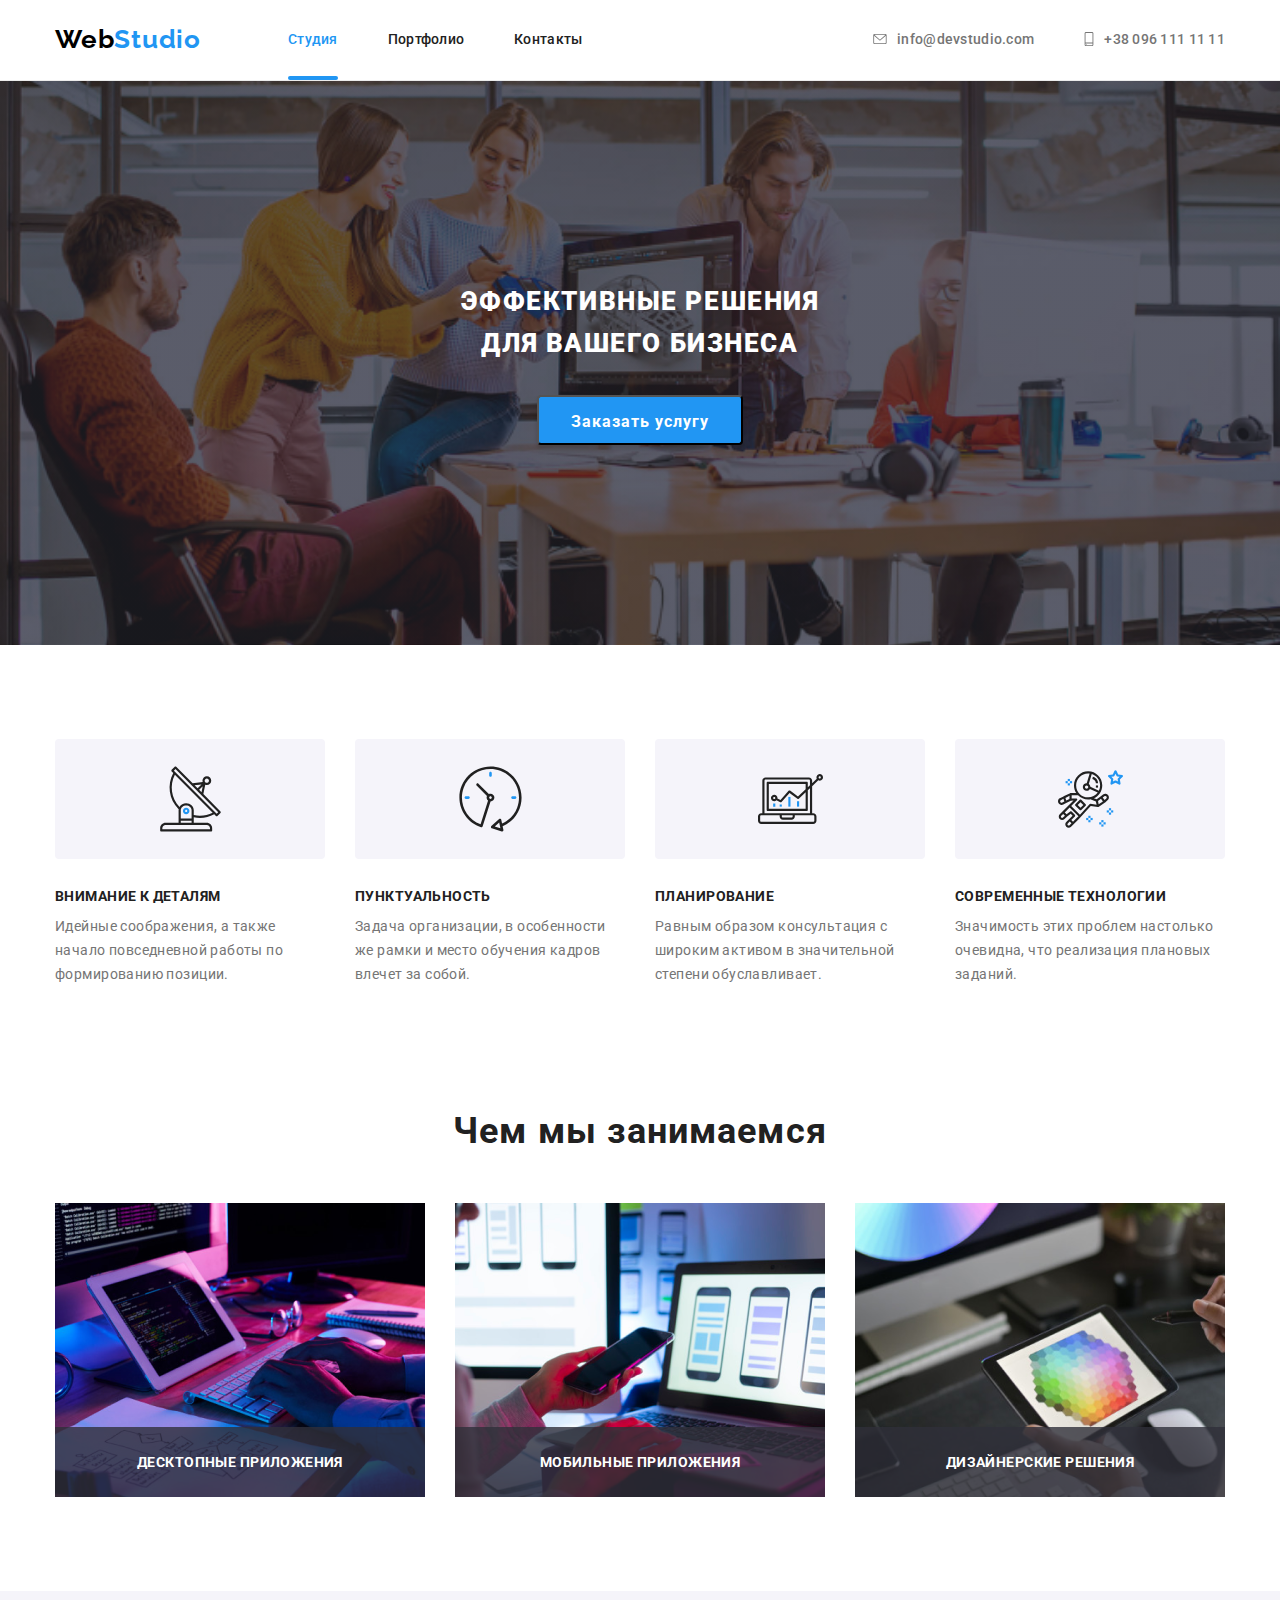
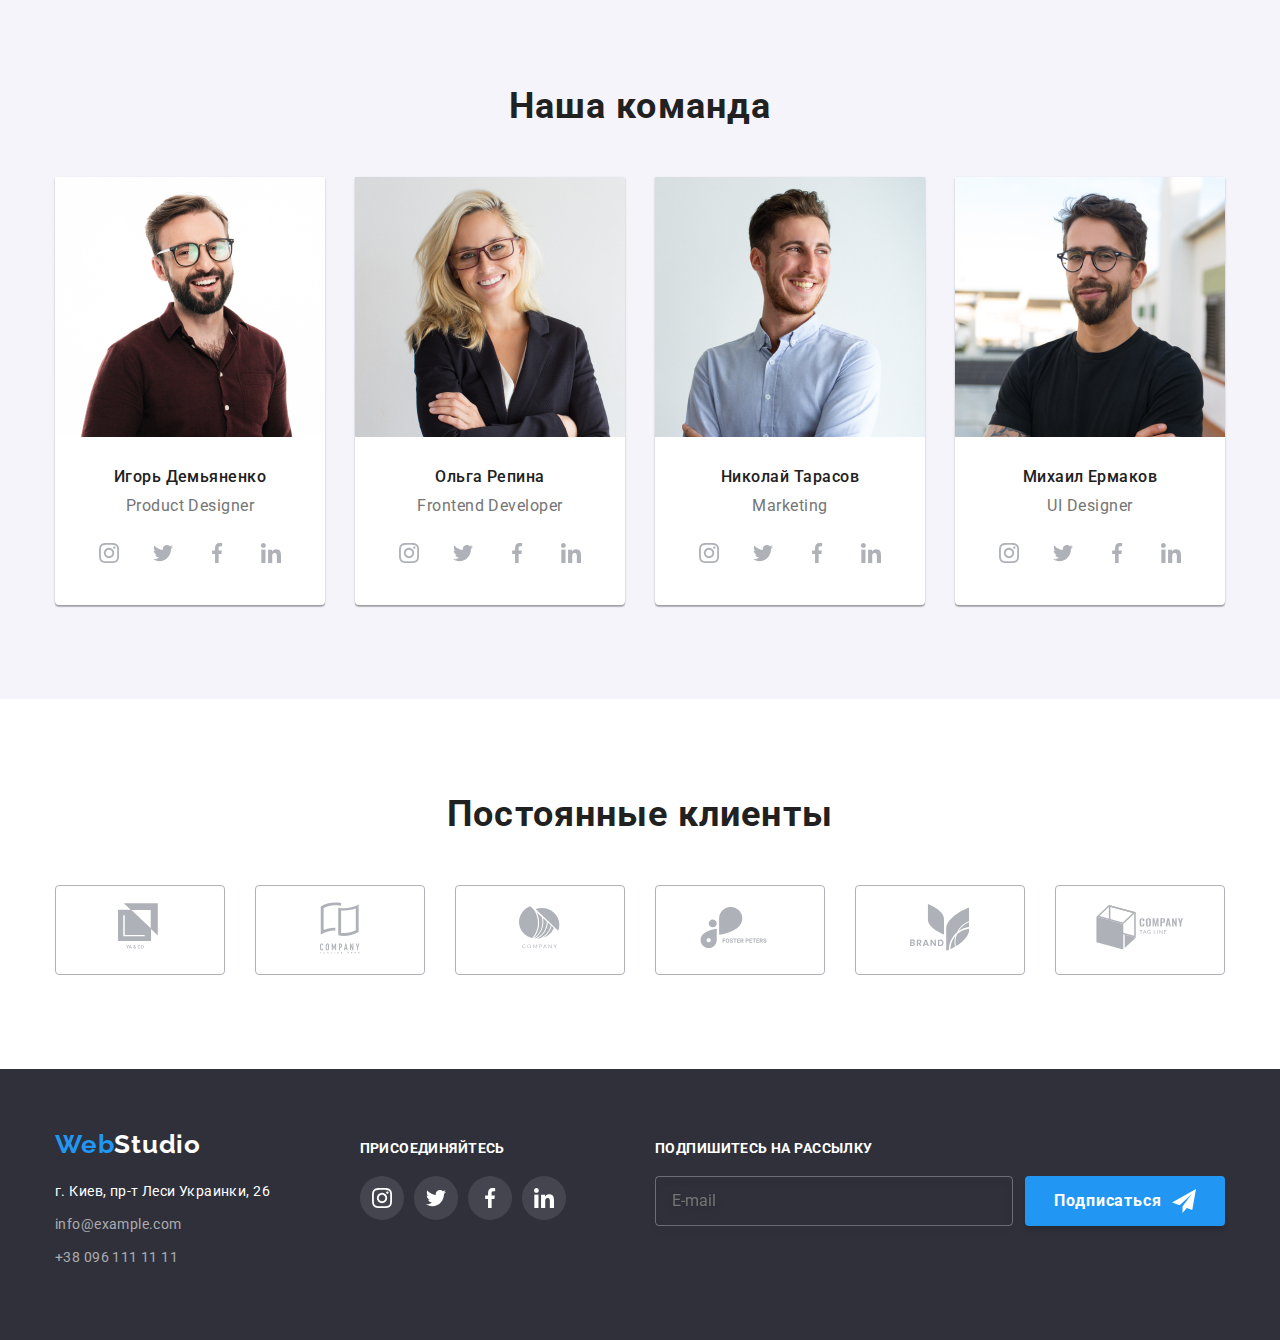
<file: index.html>
<!DOCTYPE html>
<html lang="ru">

<head>
  <meta charset="UTF-8" />
  <meta name="viewport" content="width=device-width, initial-scale=1.0" />
  <title>Web Studio</title>
  <link href="https://fonts.googleapis.com/css2?family=Raleway:wght@700&family=Roboto:wght@400;500;700;900&display=swap"
    rel="stylesheet">
  <link rel="stylesheet" href="https://cdnjs.cloudflare.com/ajax/libs/modern-normalize/1.0.0/modern-normalize.min.css">
  <link rel="stylesheet" href="css/main.min.css">
</head>

<body>

  <!--Шапка сайта-->

  <header class="header">
    <div class="header__container container">
      <nav class="navigation">
        <a class="header__logo" href="./index.html" aria-label="логотип">Web<span class="header__studio">Studio</span></a>
        <button type="button" class="menu-button is-open" aria-expanded="false" aria-controls="menu-container"
          data-menu-button>
          <svg class="menu-svg" width="40" height="40" aria-label="Переключатель мобильного меню">
            <use class="icon-close" href="./icons/sprite.svg#closemenu"></use>
            <use class="icon-menu" href="./icons/sprite.svg#openmenu"></use>
          </svg>
        </button>
        <div class="menu-container" data-menu>
          <ul class="navigation__list list">
            <li class="navigation__item"><a href="./index.html"
                class="navigation__link navigation__link_special">Студия</a></li>
            <li class="navigation__item"><a href="./portfolio.html" class="navigation__link">Портфолио</a></li>
            <li class="navigation__item"><a href="#Контакты" class="navigation__link">Контакты</a></li>
          </ul>
  
          <ul class="auth-nav list">
            <li><a href="mailto:info@devstudio.com" class="auth-nav__item auth-nav__item_email">
                <svg class="auth-nav__icon" width="14px" height="10px">
                  <use href="./icons/sprite.svg#icon-envelope"></use>
                </svg>
                info@devstudio.com</a>
            </li>
            <li><a href="tel:+380961111111" class="auth-nav__item auth-nav__item_tel">
                <svg class="auth-nav__icon" width="10px" height="14px">
                  <use href="./icons/sprite.svg#icon-smartphone"></use>
                </svg>
                +38 096 111 11 11</a>
            </li>
          </ul>
        </div>
      </nav>
    </div>
  </header>

<!-- 
  Модал
  <div data-modal class="backdrop is-hidden">
    <div class="modal">
      <button type="button" class="cls-btn" data-modal-close>
        <svg>
          <use href="./icons/sprite.svg#icon-zakaz"></use>
        </svg>
      </button>
    </div>
  </div>
   -->
  
  
  
  
  <!--Эффективные решения для вашего бизнеса-->

  
  
  
  
  <main>
    <section class="main">
      <div class="main__content">
       <h1 class="main__title">Эффективные решения <br /> для вашего бизнеса</h1>
       <button type="button" data-modal-open class="main__button">Заказать услугу</button>
      </div>
    </section>


    <!--Список-->

    <section class="qualities">
      <div class="container">
        <ul class="qualities__list list">
          <li class="qualities__item">
            <div class="qualities__svg">
              <svg width="65px" height="70px">
                <use href="./icons/sprite.svg#icon-antenna1"></use>
              </svg>
            </div>
            <h2 class="qualities__title">Внимание к деталям</h2>
            <p class="qualities__info">Идейные соображения, а также начало повседневной работы по формированию позиции.</p>
          </li>
    
          <li class="qualities__item">
            <div class="qualities__svg">
              <svg width="65px" height="70px">
                <use href="./icons/sprite.svg#icon-clock1"></use>
              </svg>
            </div>
            <h3 class="qualities__title">Пунктуальность</h3>
            <p class="qualities__info">Задача организации, в особенности же рамки и место обучения кадров влечет за собой.
            </p>
          </li>
    
          <li class="qualities__item">
            <div class="qualities__svg">
              <svg width="65px" height="70px">
                <use href="./icons/sprite.svg#icon-diagram1"></use>
              </svg>
            </div>
            <h3 class="qualities__title">Планирование</h3>
            <p class="qualities__info">Равным образом консультация с широким активом в значительной степени обуславливает.
            </p>
          </li>
    
          <li class="qualities__item">
            <div class="qualities__svg">
              <svg width="65px" height="70px">
                <use href="./icons/sprite.svg#icon-astronaut1"></use>
              </svg>
            </div>
            <h3 class="qualities__title">Современные технологии</h3>
            <p class="qualities__info">Значимость этих проблем настолько очевидна, что реализация плановых заданий.</p>
          </li>
        </ul>
      </div>
    </section>

    <!--Чем мы занимаемся-->

    <section class="addons">
      <div class="container">
        <h2 class="addons__title">Чем мы занимаемся</h2>
        <ul class="addons__list list">
          <li class="addons__item">
            <img src="./img/img1.png" alt="Photo" />
            <div class="addons__overlay">
              <h3 class="addons__overlay-title">Десктопные приложения</h3>
            </div>
          </li>
          <li class="addons__item"><img src="./img/img2.png" alt="Photo" />
            <div class="addons__overlay">
              <h3 class="addons__overlay-title">Мобильные приложения</h3>
            </div>
          </li>
          <li class="addons__item"><img src="./img/img3.png" alt="Photo" />
            <div class="addons__overlay">
              <h3 class="addons__overlay-title">Дизайнерские решения</h3>
            </div>
          </li>
        </ul>
      </div>
    </section>


    <!--Наша команда-->

    <section class="ourteam">
      <div class="container">
        <h2 class="ourteam__title">Наша команда</h2>
        <ul class="ourteam__list list">
    
          <li class="ourteam__item">
            <picture class="picture">
              <source srcset="./img/8dz/ourteam/igor_desk/img.jpg 1x, ./img/8dz/ourteam/igor_desk/img@2x.jpg 2x"
                media="(min-width: 1200px)">
              <source srcset="./img/8dz/ourteam/igor_tab/img.jpg 1x, ./img/8dz/ourteam/igor_tab/img@2x.jpg 2x"
                media="(min-width: 768px)">
              <source srcset="./img/8dz/ourteam/igor_tel/img.jpg 1x, ./img/8dz/ourteam/igor_tel/img@2x.jpg 2x"
                media="(min-width: 320px)">
              <img class="ourteam__img" src="./img/8dz/ourteam/igor_tel/img.jpg" alt="Photo" />
            </picture>
            <h3 class="ourteam__section-title">Игорь Демьяненко</h3>
            <p class="ourteam__section-info">Product Designer</p>
            <ul class="ourteam__social-list list">
    
              <li class="ourteam__social-item"><a href="" class="ourteam__social-link">
                  <svg class="ourteam__icon">
                    <use href="./icons/sprite.svg#icon-instagram2"></use>
                  </svg>
                </a>
              </li>
    
              <li class="ourteam__social-item"><a href="" class="ourteam__social-link">
                  <svg class="ourteam__icon">
                    <use href="./icons/sprite.svg#icon-twitter1"></use>
                  </svg>
                </a></li>
    
              <li class="ourteam__social-item"><a href="" class="ourteam__social-link">
                  <svg class="ourteam__icon">
                    <use href="./icons/sprite.svg#icon-facebook1"></use>
                  </svg>
                </a></li>
    
              <li class="ourteam__social-item"><a href="" class="ourteam__social-link">
                  <svg class="ourteam__icon">
                    <use href="./icons/sprite.svg#icon-linkedin1"></use>
                  </svg>
                </a></li>
            </ul>
          </li>
    
          <li class="ourteam__item">
            <picture class="picture">
              <source srcset="./img/8dz/ourteam/olga_desk/img.jpg 1x, ./img/8dz/ourteam/olga_desk/img@2x.jpg 2x"
                media="(min-width: 1200px)">
              <source srcset="./img/8dz/ourteam/olga_tab/img.jpg 1x, ./img/8dz/ourteam/olga_tab/img@2x.jpg 2x"
                media="(min-width: 768px)">
              <source srcset="./img/8dz/ourteam/olga_tel/img.jpg 1x, ./img/8dz/ourteam/olga_tel/img@2x.jpg 2x"
                media="(min-width: 320px)">
              <img class="ourteam__img" src="./img/8dz/ourteam/olga_tel/img.jpg" alt="Photo" />
            </picture>
            <h3 class="ourteam__section-title">Ольга Репина</h3>
            <p class="ourteam__section-info">Frontend Developer</p>
    
            <ul class="ourteam__social-list list">
    
              <li class="ourteam__social-item"><a href="" class="ourteam__social-link">
                  <svg class="ourteam__icon">
                    <use href="./icons/sprite.svg#icon-instagram2"></use>
                  </svg>
                </a></li>
    
              <li class="ourteam__social-item"><a href="" class="ourteam__social-link">
                  <svg class="ourteam__icon">
                    <use href="./icons/sprite.svg#icon-twitter1"></use>
                  </svg>
                </a></li>
    
              <li class="ourteam__social-item"><a href="" class="ourteam__social-link">
                  <svg class="ourteam__icon">
                    <use href="./icons/sprite.svg#icon-facebook1"></use>
                  </svg>
                </a></li>
    
              <li class="ourteam__social-item"><a href="" class="ourteam__social-link">
                  <svg class="ourteam__icon">
                    <use href="./icons/sprite.svg#icon-linkedin1"></use>
                  </svg>
                </a></li>
            </ul>
          </li>
    
          <li class="ourteam__item">
            <picture class="picture">
              <source srcset="./img/8dz/ourteam/kolia_desk/img.jpg 1x, ./img/8dz/ourteam/kolia_desk/img@2x.jpg 2x"
                media="(min-width: 1200px)">
              <source srcset="./img/8dz/ourteam/kolia_tab/img.jpg 1x, ./img/8dz/ourteam/kolia_tab/img@2x.jpg 2x"
                media="(min-width: 768px)">
              <source srcset="./img/8dz/ourteam/kolia_tel/img.jpg 1x, ./img/8dz/ourteam/kolia_tel/img@2x.jpg 2x"
                media="(min-width: 320px)">
              <img class="ourteam__img" src="./img/8dz/ourteam/kolia_tel/img.jpg" alt="Photo" />
            </picture>
            <h3 class="ourteam__section-title">Николай Тарасов</h3>
            <p class="ourteam__section-info">Marketing</p>
            <ul class="ourteam__social-list list">
    
              <li class="ourteam__social-item"><a href="" class="ourteam__social-link">
                  <svg class="ourteam__icon">
                    <use href="./icons/sprite.svg#icon-instagram2"></use>
                  </svg>
                </a></li>
    
              <li class="ourteam__social-item"><a href="" class="ourteam__social-link">
                  <svg class="ourteam__icon">
                    <use href="./icons/sprite.svg#icon-twitter1"></use>
                  </svg>
                </a></li>
    
              <li class="ourteam__social-item"><a href="" class="ourteam__social-link">
                  <svg class="ourteam__icon">
                    <use href="./icons/sprite.svg#icon-facebook1"></use>
                  </svg>
                </a></li>
    
              <li class="ourteam__social-item"><a href="" class="ourteam__social-link">
                  <svg class="ourteam__icon">
                    <use href="./icons/sprite.svg#icon-linkedin1"></use>
                  </svg>
                </a></li>
            </ul>
          </li>
    
          <li class="ourteam__item">
            <picture class="picture">
              <source srcset="./img/8dz/ourteam/misha_desk/img.jpg 1x, ./img/8dz/ourteam/misha_desk/img@2x.jpg 2x"
                media="(min-width: 1200px)">
              <source srcset="./img/8dz/ourteam/misha_tab/img.jpg 1x, ./img/8dz/ourteam/misha_tab/img@2x.jpg 2x"
                media="(min-width: 768px)">
              <source srcset="./img/8dz/ourteam/misha_tel/img.jpg 1x, ./img/8dz/ourteam/misha_tel/img@2x.jpg 2x"
                media="(min-width: 320px)">
              <img class="ourteam__img" src="./img/8dz/ourteam/misha_tel/img.jpg" alt="Photo" />
            </picture>
            <h3 class="ourteam__section-title">Михаил Ермаков</h3>
            <p class="ourteam__section-info">UI Designer</p>
    
            <ul class="ourteam__social-list list">
    
              <li class="ourteam__social-item"><a href="" class="ourteam__social-link">
                  <svg class="ourteam__icon">
                    <use href="./icons/sprite.svg#icon-instagram2"></use>
                  </svg>
                </a></li>
    
              <li class="ourteam__social-item"><a href="" class="ourteam__social-link">
                  <svg class="ourteam__icon">
                    <use href="./icons/sprite.svg#icon-twitter1"></use>
                  </svg>
                </a></li>
    
              <li class="ourteam__social-item"><a href="" class="ourteam__social-link">
                  <svg class="ourteam__icon">
                    <use href="./icons/sprite.svg#icon-facebook1"></use>
                  </svg>
                </a></li>
    
              <li class="ourteam__social-item"><a href="" class="ourteam__social-link">
                  <svg class="ourteam__icon">
                    <use href="./icons/sprite.svg#icon-linkedin1"></use>
                  </svg>
                </a></li>
            </ul>
          </li>
    
        </ul>
      </div>
    </section>

    <!--Постоянные клиенты-->

    <section class="clients">
      <div class="container">
        <h2 class="clients__title">Постоянные клиенты</h2>
        <ul class="clients__list list">
          <li class="clients__item">
            <a href="">
              <svg class="clients__icon" width="44px" height="49px">
                <use href="./icons/sprite.svg#icon-logo1"></use>
              </svg>
            </a>
          </li>
          <li class="clients__item">
            <a href="">
              <svg class="clients__icon" width="40px" height="52px">
                <use href="./icons/sprite.svg#icon-logo2"></use>
              </svg>
            </a>
          </li>
          <li class="clients__item">
            <a href="">
              <svg class="clients__icon" width="41px" height="43px">
                <use href="./icons/sprite.svg#icon-logo3"></use>
              </svg>
            </a>
          </li>
          <li class="clients__item">
            <a href="">
              <svg class="clients__icon" width="80px" height="42px">
                <use href="./icons/sprite.svg#icon-logo4"></use>
              </svg>
            </a>
          </li>
          <li class="clients__item">
            <a href="">
              <svg class="clients__icon" width="59px" height="47px">
                <use href="./icons/sprite.svg#icon-logo5"></use>
              </svg>
            </a>
          </li>
          <li class="clients__item">
            <a href="">
              <svg class="clients__icon" width="88px" height="45px">
                <use href="./icons/sprite.svg#icon-logo6"></use>
              </svg>
            </a>
          </li>
        </ul>
      </div>
    </section>
  </main>

  <!--Підвал-->

  <footer class="footer">
    <div class="footer__container container">

      <div class="footer-contacts">
        <a href="./index.html" class="footer-contacts__webstudio">Web<span class="footer-contacts__logo">Studio</span></a>
        <address class="footer-contacts__adress">
          <p class="footer-contacts__street">г. Киев, пр-т Леси Украинки, 26</p>
          <p class="footer-contacts__mail"><a href="mailto:info@example.com" class="footer-contacts__info">info@example.com</a></p>
          <p><a href="tel:+380961111111" class="footer-contacts__info">+38 096 111 11 11</a></p>
        </address>
      </div>
      
      
      
      <div class="footer-join">
        <h3 class="footer__title">Присоединяйтесь</h3>
        <ul class="footer-join__list list">
          <li class="footer-join__item">
            <a href="" class="footer-join__link">
              <svg class="footer-join__icon">
                <use href="./icons/sprite.svg#icon-instagram2"></use>
              </svg>
            </a>
          </li>
          <li class="footer-join___item">
            <a href="" class="footer-join__link">
              <svg class="footer-join__icon">
                <use href="./icons/sprite.svg#icon-twitter1"></use>
              </svg>
            </a>
          </li>
          <li class="footer-join__item">
            <a href="" class="footer-join__link">
              <svg class="footer-join__icon">
                <use href="./icons/sprite.svg#icon-facebook1"></use>
              </svg>
            </a>
          </li>
          <li class="footer-join__item">
            <a href="" class="footer-join__link">
              <svg class="footer-join__icon">
                <use href="./icons/sprite.svg#icon-linkedin1"></use>
              </svg>
            </a>
          </li>
        </ul>
      </div>
      <!-- 3 СЕКЦІЯ -->
      <div class="footer-subscribe">
        <h3 class="footer__title">Подпишитесь на рассылку</h3>
        <form action="#" class="footer-subscribe__form">
          <input type="email" class="footer-subscribe__input" name="user-email" placeholder="E-mail">
          <button type="submit" class="footer-subscribe__btn">Подписаться
            <svg class="footer-subscribe__icon" width="24" height="24">
              <use href="./icons/sprite.svg#icon-icon-send"></use>
            </svg>
          </button>
        </form>
      </div>
    </div>
  </footer>

 
  <!-- backdrop -->
  <div class="backdrop is-hidden" data-modal>
    <div class="modal">
      <button type="button"  class="modal__close" data-modal-close>
        <svg class="modal__close-icon" width="18px" height="18px">
          <use href="./icons/sprite.svg#icon-close-modal"></use>
        </svg>
      </button>
      <h3 class="modal__title">Оставьте свои данные, мы вам перезвоним</h3>
      <form action="" class="modal__form">
        
        <div class="modal__form-field">
          <label class="modal__label" for="user-name">Имя</label>
          <input type="text" name="user-name" id="user-name" class="modal__input">
          <svg class="modal__icon" width="18px" height="18px">
            <use href="./icons/sprite.svg#icon-person-black"></use>
          </svg>
        </div>

        <div class="modal__form-field">
          <label class="modal__label" for="user-phone">Телефон</label>
          <input type="tel" name="user-phone" id="user-phone" class="modal__input">
          <svg class="modal__icon" width="18px" height="18px">
            <use href="./icons/sprite.svg#icon-phone-black"></use>
          </svg>
         
          
        </div>
        <div class="modal__form-field">
          <label class="modal__label" for="user-mail">Почта</label>
          <input type="tel" name="user-mail" id="user-mail" class="modal__input">
          <svg class="modal__icon" width="18px" height="18px">
            <use href="./icons/sprite.svg#icon-email-black"></use>
          </svg>
        </div>

        <div class="modal__form-field">
          <label class="modal__label" for="user-message">Коментарий</label>
          <textarea name="user-message" id="user-message" class="modal__textarea"></textarea>
            

        </div>
        <div class="modal__policy-field">
        
          <input type="checkbox" name="user-policy" id="user-policy" class="modal__checkbox visually-hidden">
          <label for="user-policy" class="modal__label-policy"><span>Соглашаюсь с рассылкой и принимаю <a href="#"> Условия договора</a></span></label>

          <button type="submit" class="modal__btn">Отправить</button>
        </div>
      </form>
    </div>
  </div>
  <script src="./js/menu.js"></script>
  <script src="./js/modal.js"></script>
</body>

</html>
</file>
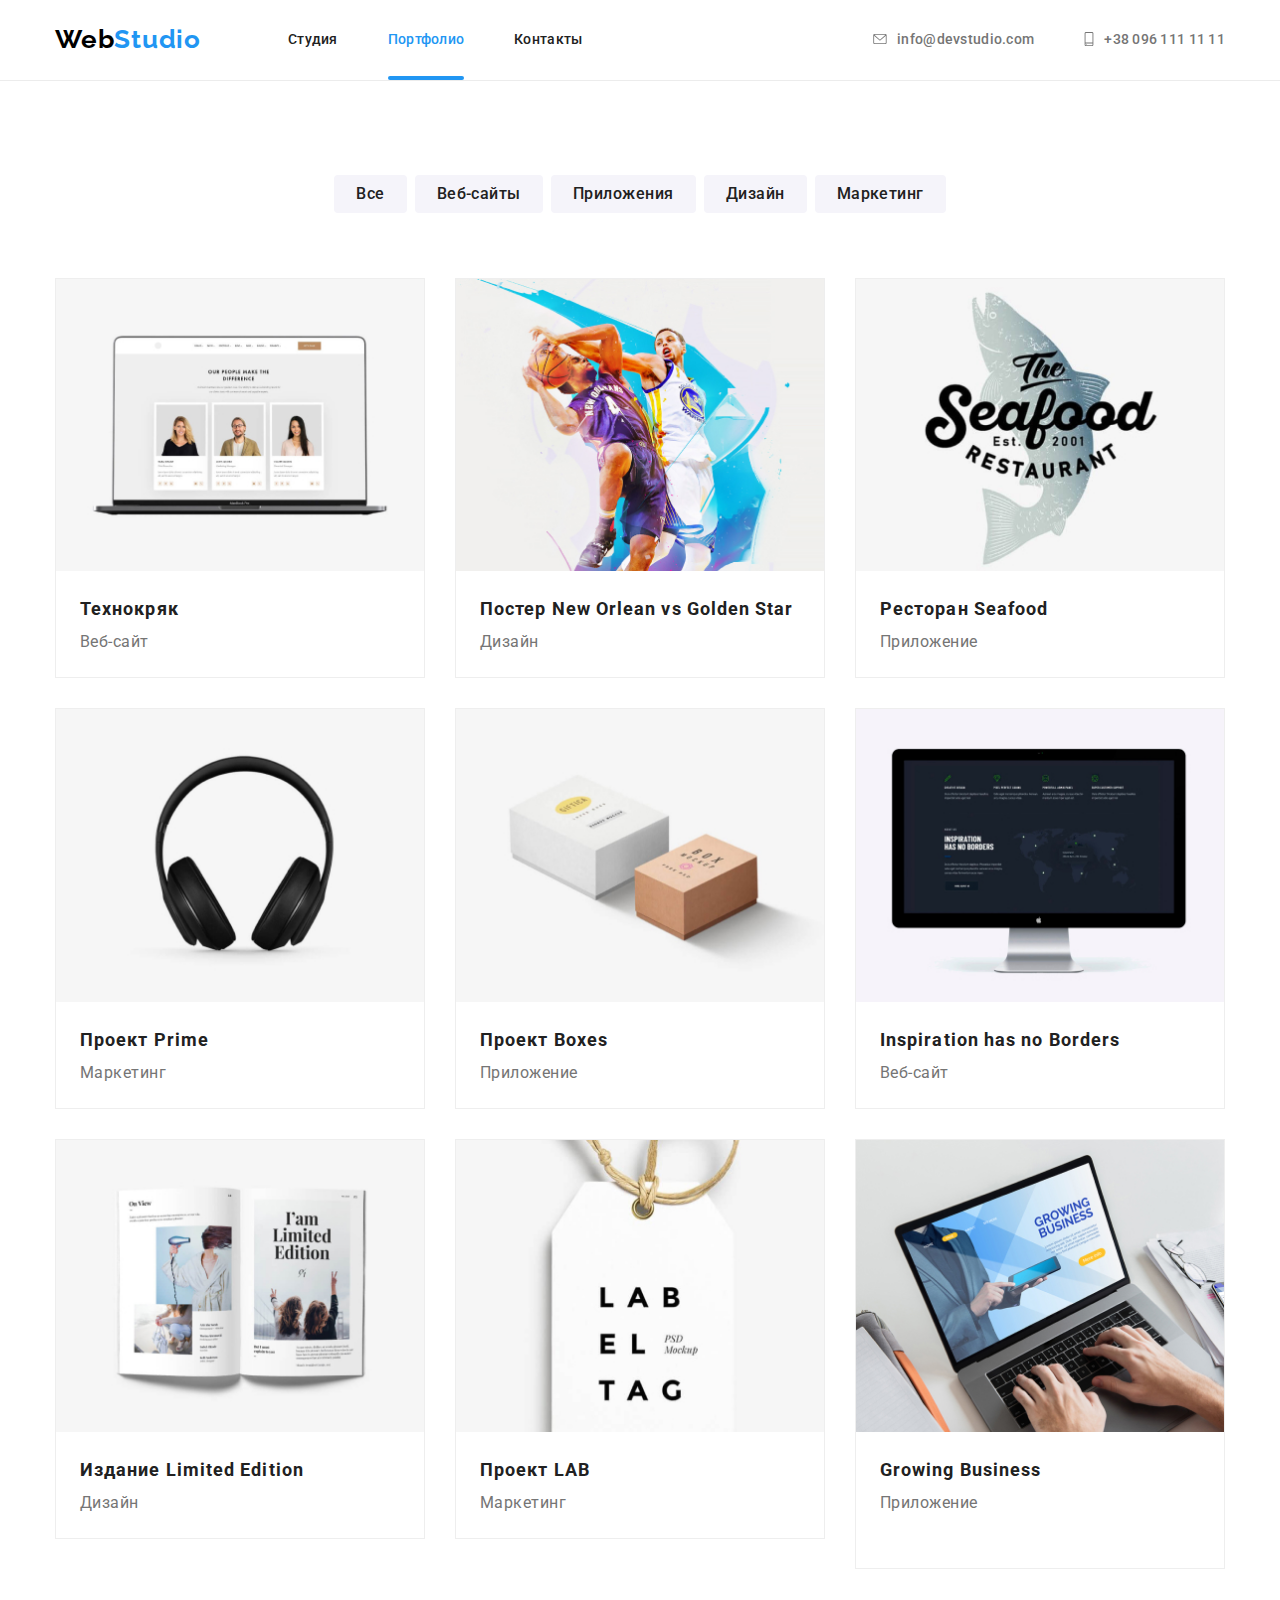
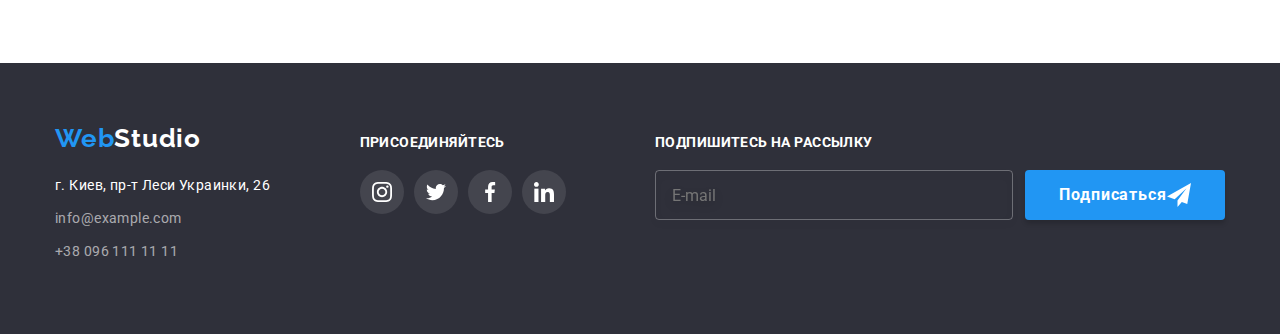
<file: portfolio.html>
<!DOCTYPE html>
<html lang="ru">

<head>
  <meta charset="UTF-8" />
  <meta name="viewport" content="width=device-width, initial-scale=1.0" />
  <title>Портфолио</title>
  <link href="https://fonts.googleapis.com/css2?family=Raleway:wght@700&family=Roboto:wght@400;500;700;900&display=swap"
    rel="stylesheet">
  <link rel="stylesheet" href="https://cdnjs.cloudflare.com/ajax/libs/modern-normalize/1.0.0/modern-normalize.min.css">
  <link rel="stylesheet" href="./css/main.min.css">
</head>

<body>

  <!--Шапка сайта-->

  <header class="header">
    <div class="header__container container">
      <nav class="navigation">
        <a class="header__logo" href="./index.html" aria-label="логотип">Web<span class="header__studio">Studio</span></a>
        <button type="button" class="menu-button is-open" aria-expanded="false" aria-controls="menu-container"
          data-menu-button>
          <svg width="40" height="40" aria-label="Переключатель мобильного меню">
            <use class="icon-close" href="./icons/sprite.svg#closemenu"></use>
            <use class="icon-menu" href="./icons/sprite.svg#openmenu"></use>
          </svg>
        </button>
        <div class="menu-container" data-menu>
          <ul class="navigation__list list">
            <li class="navigation__item"><a href="./index.html" class="navigation__link">Студия</a></li>
            <li class="navigation__item"><a href="./portfolio.html"
                class="navigation__link navigation__link_special">Портфолио</a></li>
            <li class="navigation__item"><a href="#Контакты" class="navigation__link">Контакты</a></li>
          </ul>
  
          <ul class="auth-nav list">
            <li><a href="mailto:info@devstudio.com" class="auth-nav__item auth-nav__item_email">
                <svg class="auth-nav__icon" width="14px" height="10px">
                  <use href="./icons/sprite.svg#icon-envelope"></use>
                </svg>
                info@devstudio.com</a>
            </li>
            <li><a href="tel:+380961111111" class="auth-nav__item auth-nav__item_tel">
                <svg class="auth-nav__icon" width="10px" height="14px">
                  <use href="./icons/sprite.svg#icon-smartphone"></use>
                </svg>
                +38 096 111 11 11</a>
            </li>
          </ul>
        </div>
      </nav>
    </div>
  </header>

  <main>
    <!--Меню кнопок-->
    <section class="button">
      <div class="container">
        <ul class="button__list list">
          <li class="button__item"><button type="button" class="button__icon">Все</button></li>
          <li class="button__item"><button type="button" class="button__icon">Веб-сайты</button></li>
          <li class="button__item"><button type="button" class="button__icon">Приложения</button></li>
          <li class="button__item"><button type="button" class="button__icon">Дизайн</button></li>
          <li class="button__item"><button type="button" class="button__icon">Маркетинг</button></li>
        </ul>


        <!--Проекти-->

        <div class="projects">
          <ul class="projects__list list">
            <li class="projects__item">
              <div class="projects__overlay">
                <picture class="picture">
                  <source srcset="./img/8dz/portfolio/fldr1/desk/img.jpg 1x, ./img/8dz/portfolio/fldr1/desk/img@2x.jpg 2x"
                    media="(min-width: 1200px)">
                  <source srcset="./img/8dz/portfolio/fldr1/tab/img.jpg 1x, ./img/8dz/portfolio/fldr1/tab/img@2x.jpg 2x"
                    media="(min-width: 768px)">
                  <source srcset="./img/8dz/portfolio/fldr1/tel/img.jpg 1x, ./img/8dz/portfolio/fldr1/tel/img@2x.jpg 2x"
                    media="(min-width: 480px)">
                  <img class="img" src="./img/8dz/portfolio/fldr1/tel/img.jpg" alt="Photo" />
                </picture>
                <p class="projects__paragraph">Технокряк это современная площадка распространения коронавируса. Компании
                  используют эту платформу для цифрового
                  шпионажа и атак на защищённые сервера конкурентов.</p>
              </div>
              <div class="projects__container">
                <h3 class="projects__title">Технокряк</h3>
                <p class="projects__info">Веб-сайт</p>
              </div>
            </li>
        
            <li class="projects__item">
              <div class="projects__overlay">
                <picture class="picture">
                  <source srcset="./img/8dz/portfolio/fldr2/desk/img.jpg 1x, ./img/8dz/portfolio/fldr2/desk/img@2x.jpg 2x"
                    media="(min-width: 1200px)">
                  <source srcset="./img/8dz/portfolio/fldr2/tab/img.jpg 1x, ./img/8dz/portfolio/fldr2/tab/img@2x.jpg 2x"
                    media="(min-width: 768px)">
                  <source srcset="./img/8dz/portfolio/fldr2/tel/img.jpg 1x, ./img/8dz/portfolio/fldr2/tel/img@2x.jpg 2x"
                    media="(min-width: 320px)">
                  <img class="img" src="./img/8dz/portfolio/fldr2/tel/img.jpg" alt="Photo" />
                </picture>
                <p class="projects__paragraph">Технокряк это современная площадка распространения коронавируса. Компании
                  используют эту
                  платформу для цифрового
                  шпионажа и атак на защищённые сервера конкурентов.</p>
              </div>
              <div class="projects__container">
                <h3 class="projects__title">Постер New Orlean vs Golden Star</h3>
                <p class="projects__info">Дизайн</p>
              </div>
            </li>
        
            <li class="projects__item">
              <div class="projects__overlay">
                <picture class="picture">
                  <source srcset="./img/8dz/portfolio/fldr3/desk/img.jpg 1x, ./img/8dz/portfolio/fldr3/desk/img@2x.jpg 2x"
                    media="(min-width: 1200px)">
                  <source srcset="./img/8dz/portfolio/fldr3/tab/img.jpg 1x, ./img/8dz/portfolio/fldr3/tab/img@2x.jpg 2x"
                    media="(min-width: 768px)">
                  <source srcset="./img/8dz/portfolio/fldr3/tel/img.jpg 1x, ./img/8dz/portfolio/fldr3/tel/img@2x.jpg 2x"
                    media="(min-width: 320px)">
                  <img class="img" src="./img/8dz/portfolio/fldr3/tel/img.jpg" alt="Photo" />
                </picture>
                <p class="projects__paragraph">Технокряк это современная площадка распространения коронавируса. Компании
                  используют эту
                  платформу для цифрового
                  шпионажа и атак на защищённые сервера конкурентов.</p>
              </div>
              <div class="projects__container">
                <h3 class="projects__title">Ресторан Seafood</h3>
                <p class="projects__info">Приложение</p>
              </div>
            </li>
        
            <li class="projects__item">
              <div class="projects__overlay">
                <picture class="picture">
                  <source srcset="./img/8dz/portfolio/fldr4/desk/img.jpg 1x, ./img/8dz/portfolio/fldr4/desk/img@2x.jpg 2x"
                    media="(min-width: 1200px)">
                  <source srcset="./img/8dz/portfolio/fldr4/tab/img.jpg 1x, ./img/8dz/portfolio/fldr4/tab/img@2x.jpg 2x"
                    media="(min-width: 768px)">
                  <source srcset="./img/8dz/portfolio/fldr4/tel/img.jpg 1x, ./img/8dz/portfolio/fldr4/tel/img@2x.jpg 2x"
                    media="(min-width: 320px)">
                  <img class="img" src="./img/8dz/portfolio/fldr4/tel/img.jpg" alt="Photo" />
                </picture>
                <p class="projects__paragraph">Технокряк это современная площадка распространения коронавируса. Компании
                  используют эту
                  платформу для цифрового
                  шпионажа и атак на защищённые сервера конкурентов.</p>
              </div>
              <div class="projects__container">
                <h3 class="projects__title">Проект Prime</h3>
                <p class="projects__info">Маркетинг</p>
              </div>
            </li>
        
            <li class="projects__item">
              <div class="projects__overlay">
                <picture class="picture">
                  <source srcset="./img/8dz/portfolio/fldr5/desk/img.jpg 1x, ./img/8dz/portfolio/fldr5/desk/img@2x.jpg 2x"
                    media="(min-width: 1200px)">
                  <source srcset="./img/8dz/portfolio/fldr5/tab/img.jpg 1x, ./img/8dz/portfolio/fldr5/tab/img@2x.jpg 2x"
                    media="(min-width: 768px)">
                  <source srcset="./img/8dz/portfolio/fldr5/tel/img.jpg 1x, ./img/8dz/portfolio/fldr5/tel/img@2x.jpg 2x"
                    media="(min-width: 320px)">
                  <img class="img" src="./img/8dz/portfolio/fldr5/tel/img.jpg" alt="Photo" />
                </picture>
                <p class="projects__paragraph">Технокряк это современная площадка распространения коронавируса. Компании
                  используют эту
                  платформу для цифрового
                  шпионажа и атак на защищённые сервера конкурентов.</p>
              </div>
              <div class="projects__container">
                <h3 class="projects__title">Проект Boxes</h3>
                <p class="projects__info">Приложение</p>
              </div>
            </li>
        
            <li class="projects__item">
              <div class="projects__overlay">
                <picture class="picture">
                  <source srcset="./img/8dz/portfolio/fldr6/desk/img.jpg 1x, ./img/8dz/portfolio/fldr6/desk/img@2x.jpg 2x"
                    media="(min-width: 1200px)">
                  <source srcset="./img/8dz/portfolio/fldr6/tab/img.jpg 1x, ./img/8dz/portfolio/fldr6/tab/img@2x.jpg 2x"
                    media="(min-width: 768px)">
                  <source srcset="./img/8dz/portfolio/fldr6/tel/img.jpg 1x, ./img/8dz/portfolio/fldr6/tel/img@2x.jpg 2x"
                    media="(min-width: 320px)">
                  <img class="img" src="./img/8dz/portfolio/fldr6/tel/img.jpg" alt="Photo" />
                </picture>
                <p class="projects__paragraph">Технокряк это современная площадка распространения коронавируса. Компании
                  используют эту
                  платформу для цифрового
                  шпионажа и атак на защищённые сервера конкурентов.</p>
              </div>
              <div class="projects__container">
                <h3 class="projects__title">Inspiration has no Borders</h3>
                <p class="projects__info">Веб-сайт</p>
              </div>
            </li>
        
            <li class="projects__item">
              <div class="projects__overlay">
                <picture class="picture">
                  <source srcset="./img/8dz/portfolio/fldr7/desk/img.jpg 1x, ./img/8dz/portfolio/fldr7/desk/img@2x.jpg 2x"
                    media="(min-width: 1200px)">
                  <source srcset="./img/8dz/portfolio/fldr7/tab/img.jpg 1x, ./img/8dz/portfolio/fldr7/tab/img@2x.jpg 2x"
                    media="(min-width: 768px)">
                  <source srcset="./img/8dz/portfolio/fldr7/tel/img.jpg 1x, ./img/8dz/portfolio/fldr7/tel/img@2x.jpg 2x"
                    media="(min-width: 320px)">
                  <img class="img" src="./img/8dz/portfolio/fldr7/tel/img.jpg" alt="Photo" />
                </picture>
                <p class="projects__paragraph">Технокряк это современная площадка распространения коронавируса. Компании
                  используют эту
                  платформу для цифрового
                  шпионажа и атак на защищённые сервера конкурентов.</p>
              </div>
              <div class="projects__container">
                <h3 class="projects__title">Издание Limited Edition</h3>
                <p class="projects__info">Дизайн</p>
              </div>
            </li>
        
            <li class="projects__item">
              <div class="projects__overlay">
                <picture class="picture">
                  <source srcset="./img/8dz/portfolio/fldr8/desk/img.jpg 1x, ./img/8dz/portfolio/fldr8/desk/img@2x.jpg 2x"
                    media="(min-width: 1200px)">
                  <source srcset="./img/8dz/portfolio/fldr8/tab/img.jpg 1x, ./img/8dz/portfolio/fldr8/tab/img@2x.jpg 2x"
                    media="(min-width: 768px)">
                  <source srcset="./img/8dz/portfolio/fldr8/tel/img.jpg 1x, ./img/8dz/portfolio/fldr8/tel/img@2x.jpg 2x"
                    media="(min-width: 320px)">
                  <img class="img" src="./img/8dz/portfolio/fldr8/tel/img.jpg" alt="Photo" />
                </picture>
                <p class="projects__paragraph">Технокряк это современная площадка распространения коронавируса. Компании
                  используют эту
                  платформу для цифрового
                  шпионажа и атак на защищённые сервера конкурентов.</p>
              </div>
              <div class="projects__container">
                <h3 class="projects__title">Проект LAB</h3>
                <p class="projects__info">Маркетинг</p>
              </div>
            </li>
        
            <li class="projects__item">
              <div class="projects__overlay">
                <picture class="picture">
                  <source srcset="./img/8dz/portfolio/fldr9/desk/img.jpg 1x, ./img/8dz/portfolio/fldr9/desk/img@2x.jpg 2x"
                    media="(min-width: 1200px)">
                  <source srcset="./img/8dz/portfolio/fldr9/tab/img.jpg 1x, ./img/8dz/portfolio/fldr9/tab/img@2x.jpg 2x"
                    media="(min-width: 768px)">
                  <source srcset="./img/8dz/portfolio/fldr9/tel/img.jpg 1x, ./img/8dz/portfolio/fldr9/tel/img@2x.jpg 2x"
                    media="(min-width: 320px)">
                  <img class="img" src="./img/8dz/portfolio/fldr9/tel/img.jpg" alt="Photo" />
                </picture>
                <p class="projects__paragraph">Технокряк это современная площадка распространения коронавируса. Компании
                  используют эту
                  платформу для цифрового
                  шпионажа и атак на защищённые сервера конкурентов.</p>
              </div>
              <div class="projects__container">
                <h3 class="projects__title">Growing Business</h3>
                <p class="projects__info">Приложение</p>
              </div>
            </li>
          </ul>
        </div>

      </div>
    </section>
  </main>

  <!--Підвал-->
  <footer class="footer">
    <div class="footer__container container">
  
      <div class="footer-contacts">
        <a href="./index.html" class="footer-contacts__webstudio">Web<span class="footer-contacts__logo">Studio</span></a>
        <address class="footer-contacts__adress">
          <p class="footer-contacts__street">г. Киев, пр-т Леси Украинки, 26</p>
          <p class="footer-contacts__mail"><a href="mailto:info@example.com"
              class="footer-contacts__info">info@example.com</a></p>
          <p><a href="tel:+380961111111" class="footer-contacts__info">+38 096 111 11 11</a></p>
        </address>
      </div>
  
  
  
      <div class="footer-join">
        <h3 class="footer__title">Присоединяйтесь</h3>
        <ul class="footer-join__list list">
          <li class="footer-join__item">
            <a href="" class="footer-join__link">
              <svg class="footer-join__icon">
                <use href="./icons/sprite.svg#icon-instagram2"></use>
              </svg>
            </a>
          </li>
          <li class="footer-join___item">
            <a href="" class="footer-join__link">
              <svg class="footer-join__icon">
                <use href="./icons/sprite.svg#icon-twitter1"></use>
              </svg>
            </a>
          </li>
          <li class="footer-join__item">
            <a href="" class="footer-join__link">
              <svg class="footer-join__icon">
                <use href="./icons/sprite.svg#icon-facebook1"></use>
              </svg>
            </a>
          </li>
          <li class="footer-join__item">
            <a href="" class="footer-join__link">
              <svg class="footer-join__icon">
                <use href="./icons/sprite.svg#icon-linkedin1"></use>
              </svg>
            </a>
          </li>
        </ul>
      </div>
      <!-- 3 СЕКЦІЯ -->
      <div class="footer-subscribe">
        <h3 class="footer__title">Подпишитесь на рассылку</h3>
        <form action="#" class="footer-subscribe__form">
          <input type="email" class="footer-subscribe__input" name="subscribe__email" placeholder="E-mail">
          <button type="submit" class="footer-subscribe__btn">Подписаться
            <svg class="footer-subscribe__icon-send" width="24" height="24">
              <use href="./icons/sprite.svg#icon-icon-send"></use>
            </svg>
          </button>
        </form>
      </div>
    </div>
  </footer>
  <script src="./js/menu.js"></script>
</body>

</html>
</file>
<file: css/main.min.css>
.container{width:100%;padding-left:15px;padding-right:15px;margin-right:auto;margin-left:auto}@media screen and (min-width: 480px){.container{width:480px}}@media screen and (min-width: 768px){.container{width:768px}}@media screen and (min-width: 1200px){.container{width:1200px}}.list{list-style:none}html{box-sizing:border-box}*{margin:0;padding:0}*,*::before,*::after{box-sizing:inherit}img{display:block}body{background-color:#ffffff;color:#757575;font-family:"Roboto", sans-serif;letter-spacing:0.03em}.header{border-bottom:1px solid #ececec;padding-top:10px;padding-bottom:10px;position:relative}@media screen and (min-width: 768px){.header{padding-top:21px;padding-bottom:21px}}@media screen and (min-width: 1200px){.header{padding-top:24px;padding-bottom:25px}}.header__logo{height:31px;color:#000000;text-decoration:none;font-family:"Raleway", sans-serif;font-style:normal;font-weight:bold;font-size:26px;line-height:1.19;letter-spacing:0.03em;z-index:1}@media screen and (max-width: 767px){.header__logo{z-index:0}}@media screen and (min-width: 768px){.header__logo{margin-right:88px}}@media screen and (min-width: 1200px){.header__logo{width:145px}}.header__studio{color:#2196f3}.menu-button{display:inline-flex;margin:0;padding:0;border:none;background-color:transparent}@media screen and (min-width: 768px){.menu-button{display:none}}.menu-button .icon-close{display:none}.menu-button.is-open .icon-close{display:block}.menu-button.is-open .icon-menu{display:none}.menu-container{display:none;padding-top:60px;padding-bottom:60px;margin:0 auto;position:absolute;top:100%;left:0;width:100%;background:#ffffff;box-shadow:0px 4px 8px rgba(0,0,0,0.04),0px 2px 4px rgba(0,0,0,0.08),0px 1px 3px rgba(0,0,0,0.16)}@media screen and (min-width: 768px){.menu-container{padding:0;position:static;box-shadow:none;display:flex;justify-content:space-between}}.menu-container.is-open{display:flex;flex-direction:column;align-items:center;z-index:1}@media screen and (min-width: 768px){.menu-container.is-open{display:none}}.navigation{display:flex;justify-content:space-between;align-items:center}.navigation__list{display:flex;flex-direction:column;align-items:center;margin-bottom:60px}@media screen and (min-width: 768px){.navigation__list{margin:0;flex-direction:row}}.navigation__link{font-style:normal;font-weight:500;font-size:18px;line-height:1.4;letter-spacing:0.02em;color:#212121;text-decoration:none;position:relative;display:block}@media screen and (min-width: 767px){.navigation__link{font-size:14px;line-height:1.14}}@media screen and (max-width: 767px){.navigation__item:not(:last-child){margin-bottom:40px}}@media screen and (min-width: 767px){.navigation__item:not(:last-child){margin-right:50px}}.navigation__link_special{color:#2196f3}.navigation__link:hover,.navigation__link:focus{color:#2196f3;transition:250ms cubic-bezier(0.4, 0, 0.2, 1)}.navigation__link::after{content:"";position:absolute;display:block;left:0;top:30px;width:100%;height:4px;background:#2196f3;border-radius:2px;transform:scaleX(0);transition:250ms cubic-bezier(0.4, 0, 0.2, 1)}@media screen and (min-width: 768px){.navigation__link::after{top:44.5px}}.navigation__link:hover::after,.navigation__link:focus::after{transform:scaleX(1);transition:250ms cubic-bezier(0.4, 0, 0.2, 1)}.navigation__link_special::after{content:"";position:absolute;display:block;left:0;top:30px;width:100%;height:4px;background:#2196f3;border-radius:2px;transform:scaleX(1);transition:250ms cubic-bezier(0.4, 0, 0.2, 1)}@media screen and (min-width: 768px){.navigation__link_special::after{top:44.5px}}.auth-nav{display:flex;flex-direction:column;align-items:center}@media screen and (min-width: 768px){.auth-nav{align-items:flex-start}}@media screen and (min-width: 1200px){.auth-nav{flex-direction:row;justify-content:center;align-items:center}}.auth-nav__item{color:#757575;text-decoration:none;font-weight:500;font-size:18px;line-height:1.17;letter-spacing:0.02em;display:flex;justify-content:center;align-items:center}@media screen and (min-width: 768px){.auth-nav__item{font-size:12px;line-height:1.17}}@media screen and (min-width: 1200px){.auth-nav__item{font-size:14px;line-height:1.14}}.auth-nav__item:hover,.auth-nav__item:focus{color:#2196f3;transition:250ms cubic-bezier(0.4, 0, 0.2, 1)}@media screen and (max-width: 767px){.auth-nav__item_email{margin-bottom:16px}}@media screen and (min-width: 768px) and (max-width: 1199px){.auth-nav__item_email{margin-bottom:10px}}@media screen and (min-width: 1200px){.auth-nav__item_tel{margin-left:50px}}.auth-nav__icon{margin-right:10px;fill:#757575}.auth-nav__item:hover .auth-nav__icon{fill:#2196f3;transition:250ms cubic-bezier(0.4, 0, 0.2, 1)}.addons{padding-top:47px;padding-bottom:94px;display:none}@media screen and (min-width: 1200px){.addons{display:block}}.addons__title{font-style:normal;font-weight:bold;font-size:36px;line-height:1.17;text-align:center;letter-spacing:0.03em;margin-bottom:50px;color:#212121}.addons__list{display:flex;justify-content:center;font-size:0}.addons__item{display:block;width:370px;position:relative}.addons__item:not(:last-child){margin-right:30px}.addons__overlay{position:absolute;bottom:0;left:0;width:370px;height:70px;background:rgba(47,48,58,0.8);padding-top:27px;padding-bottom:27px}.addons__overlay-title{font-style:normal;font-weight:bold;font-size:14px;line-height:16px;text-align:center;letter-spacing:0.03em;text-transform:uppercase;color:#ffffff}.backdrop{position:fixed;top:0;left:0;width:100%;height:100%;background:rgba(0,0,0,0.2);transition:all 1000ms linear}.is-hidden{opacity:0;visibility:hidden;pointer-events:none}.button{padding-top:60px;padding-bottom:60px}@media screen and (min-width: 1200px){.button{padding-top:94px;padding-bottom:94px}}.button__icon{padding:6px 22px;background:#f5f4fa;border-radius:4px;font-style:normal;font-weight:500;font-size:16px;line-height:26px;color:#212121;text-align:center;letter-spacing:0.03em;border:none}.button__icon:hover,.button__icon:focus{background:#2196f3;box-shadow:0px 3px 1px rgba(0,0,0,0.1),0px 1px 2px rgba(0,0,0,0.08),0px 2px 2px rgba(0,0,0,0.12);border-radius:4px;color:#fff;transition:250ms cubic-bezier(0.4, 0, 0.2, 1)}.button__list{display:flex;justify-content:flex-start;margin-bottom:40px;flex-wrap:wrap}.button__item:not(:last-child){margin-right:8px}@media screen and (min-width: 320px){.button__item:nth-child(-n+3){margin-bottom:15px}}@media screen and (min-width: 768px){.button__list{display:flex;justify-content:center;margin-bottom:30px}}@media screen and (min-width: 1200px){.button__list{margin-bottom:50px}}.clients{padding-bottom:60px;padding-top:60px}@media screen and (min-width: 1200px){.clients{padding-bottom:94px;padding-top:94px}}.clients__title{font-style:normal;font-weight:bold;font-size:28px;line-height:1.18;text-align:center;letter-spacing:0.03em;color:#212121;margin-bottom:30px}@media screen and (min-width: 1200px){.clients__title{font-size:36px;line-height:1.17;margin-bottom:50px}}.clients__list{display:flex;flex-wrap:wrap;margin:-15px}.clients__item{border:1px solid #afb1b8;box-sizing:border-box;border-radius:4px;display:flex;justify-content:center;align-items:center;height:90px}@media screen and (min-width: 768px){.clients__item{width:calc((100% - 3 * 30px) / 3);margin:15px}}@media screen and (min-width: 1200px){.clients__item{width:calc((100% - 6 * 30px) / 6);margin:15px}}@media screen and (max-width: 767px){.clients__item{width:calc((100% - 2 * 30px) / 2);margin:15px}}.clients__item:hover,.clients__item:focus{border-color:#2196f3}.clients__icon{fill:#afb1b8}.clients__item:hover .clients__icon,.clients__item:focus .clients__icon{fill:#2196f3;transition:250ms cubic-bezier(0.4, 0, 0.2, 1)}.footer-contacts{display:flex;flex-direction:column;margin-bottom:60px;align-items:center}@media screen and (min-width: 1200px){.footer-contacts{align-items:flex-start;margin-bottom:0}}.footer-contacts__webstudio{display:inline-block;font-family:"Raleway", sans-serif;font-style:normal;font-weight:bold;font-size:26px;line-height:1.19;letter-spacing:0.03em;color:#2196f3;text-decoration:none;margin-bottom:20px}.footer-contacts__logo{color:#fff}.footer-contacts__street{display:inline-block;font-style:normal;font-weight:normal;font-size:14px;line-height:1.71;letter-spacing:0.03em;color:#fff;margin-bottom:9px}.footer-contacts__info{display:inline-block;font-style:normal;font-weight:normal;font-size:14px;line-height:1.71;text-decoration:none;letter-spacing:0.03em;color:rgba(255,255,255,0.6)}.footer-contacts__mail{display:inline-block;margin-bottom:9px}.footer-contacts__adress{display:flex;flex-direction:column}@media screen and (min-width: 200px) and (max-width: 1199px){.footer-contacts__adress{text-align:center}}.footer{background:#2f303a;padding-bottom:60px;padding-top:60px}.footer__container{display:flex;flex-direction:column;align-items:center}@media screen and (min-width: 768px){.footer__container{display:flex;flex-direction:row;flex-wrap:wrap;justify-content:space-evenly;align-items:baseline}}@media screen and (min-width: 1200px){.footer__container{display:flex;flex-direction:row;justify-content:space-between;align-items:baseline}}.footer__title{font-style:normal;font-weight:bold;font-size:14px;line-height:16px;letter-spacing:0.03em;text-transform:uppercase;color:#fff;margin-bottom:20px}.footer-join{width:206px;margin-bottom:60px;text-align:center}@media screen and (min-width: 1200px){.footer-join{text-align:left}}.footer-join__list{display:flex;justify-content:space-between}.footer-join__link{width:44px;height:44px;background:rgba(255,255,255,0.1);border-radius:50%;display:flex;justify-content:center;align-items:center}.footer-join__link:hover,.footer-join__link:hover{background-color:#2196f3;transition:250ms cubic-bezier(0.4, 0, 0.2, 1)}.footer-join__icon{fill:#ffffff;width:20px;height:20px}.main{width:100%;padding-top:118px;padding-bottom:118px;background-color:#c4c4c4;background-image:linear-gradient(rgba(47,48,58,0.5), rgba(47,48,58,0.5)),url("../img/8dz/hero/mhero.jpg");background-size:cover;background-position:center}@media screen and (min-device-pixel-ratio: 2), screen and (min-resolution: 192dpi), screen and (min-resolution: 2dppx){.main{background-image:url("../img/8dz/hero/mhero@2x.jpg")}}@media screen and (min-width: 481px) and (max-width: 768px){.main{background-image:linear-gradient(rgba(47,48,58,0.5), rgba(47,48,58,0.5)),url("../img/8dz/hero/thero.jpg");background-size:cover;background-position:center}}@media screen and (min-device-pixel-ratio: 2), screen and (min-resolution: 192dpi), screen and (min-resolution: 2dppx){.main{background-image:url("../img/hero/thero@2x.jpg")}}@media screen and (min-width: 769px){.main{padding-top:200px;padding-bottom:200px}.main{background-image:linear-gradient(rgba(47,48,58,0.5), rgba(47,48,58,0.5)),url("../img/8dz/hero/dhero.jpg");background-size:cover;background-position:center}}@media screen and (min-device-pixel-ratio: 2), screen and (min-resolution: 192dpi), screen and (min-resolution: 2dppx){.main{background-image:url("../img/8dz/hero/dhero@2x.jpg")}}.main__content{margin-left:auto;margin-right:auto;padding:0;text-align:center}@media screen and (min-width: 480px) and (max-width: 1199px){.main__content__content{width:360px}}@media screen and (min-width: 1200px){.main__content__content{width:696px}}.main__title{margin-top:0px;margin-bottom:30px;color:#fff;font-weight:900;font-size:26px;line-height:1.61;letter-spacing:0.06em;text-transform:uppercase}@media screen and (min-width: 1200px){.main__title__title{font-size:44px;line-height:1.36}}.main__button{display:inline-block;min-width:200px;height:50px;padding:10px 32px;font-style:normal;font-weight:bold;font-size:16px;line-height:1.875;text-align:center;letter-spacing:0.06em;color:#fff;background:#2196f3;box-shadow:0px 4px 4px rgba(0,0,0,0.15);border-radius:4px}.modal{background:#ffffff;box-shadow:0px 1px 3px rgba(0,0,0,0.12),0px 1px 1px rgba(0,0,0,0.14),0px 2px 1px rgba(0,0,0,0.2);border-radius:4px;top:50%;left:50%;transform:translate(-50%, -50%);position:absolute;padding-top:40px;padding-bottom:40px;padding-right:40px;padding-left:40px;width:100%}@media screen and (min-width: 481px){.modal{width:450px}}@media screen and (min-width: 1200px){.modal{width:528px}}.modal__close{width:30px;height:30px;border-radius:50%;background:#ffffff;border:1px solid rgba(0,0,0,0.1);position:absolute;cursor:pointer;top:8px;right:8px;display:flex;justify-content:center;align-items:center}.modal__close:hover,.modal__close:focus{fill:#2196f3;transition:250ms cubic-bezier(0.4, 0, 0.2, 1)}.modal__form-field{position:relative;margin-bottom:28px;width:100%}.modal__form{display:flex;flex-direction:column;align-items:center}.modal__input{width:100%;height:40px;left:576px;top:382px;border:1px solid rgba(33,33,33,0.2);border-radius:4px;padding-left:42px}.modal__input:focus,.modal__input:hover,.modal__textarea:focus,.modal__textarea:hover{outline:none;border-color:#2196f3}.modal__input:hover+.modal__icon,.modal__input:focus+.modal__icon{fill:#2196f3}.modal__textarea{width:100%;height:120px;border:1px solid rgba(33,33,33,0.2);box-sizing:border-box;border-radius:4px;resize:none;padding:12px 16px}.modal__icon{width:18px;height:18px;position:absolute;top:50%;left:12px;transform:translateY(-50%)}.modal__label{position:absolute;top:-18px;left:0;font-style:normal;font-weight:normal;font-size:12px;line-height:14px;letter-spacing:0.01em;color:#757575}.modal__title{margin-bottom:30px;font-weight:bold;font-size:20px;line-height:23px;text-align:center;letter-spacing:0.03em;color:#212121}.modal__label-policy{font-style:normal;font-weight:normal;font-size:12px;line-height:1.17;letter-spacing:0.03em;color:#757575;padding-bottom:30px;text-align:center;display:flex;align-items:center;justify-content:space-between}@media screen and (min-width: 1200px){.modal__label-policy{font-size:14px;line-height:1.71}}.modal__label-policy::before{content:"";display:block;height:15px;width:16px;border:1px solid black;margin-right:8px}.modal__checkbox:checked+.modal__label-policy::before{background-image:url("../icons/icon-check.svg");border:none}.modal__btn{width:200px;height:50px;background:#2196f3;box-shadow:0px 4px 4px rgba(0,0,0,0.15);border-radius:4px;font-style:normal;font-weight:bold;font-size:16px;line-height:30px;border:none;color:#ffffff}.modal__policy-field{display:flex;flex-wrap:wrap;justify-content:center}.modal__btn:focus{background-color:#188ce8}.visually-hidden{position:absolute !important;clip:rect(1px 1px 1px 1px);clip:rect(1px, 1px, 1px, 1px);padding:0 !important;border:0 !important;height:1px !important;width:1px !important;overflow:hidden}.ourteam{background:#f5f4fa;padding-bottom:60px;padding-top:60px}@media screen and (min-width: 1200px){.ourteam{padding-bottom:94px;padding-top:94px}}.ourteam__title{font-style:normal;font-weight:bold;font-size:28px;line-height:1.18;text-align:center;letter-spacing:0.03em;margin-bottom:30px;color:#212121}@media screen and (min-width: 1200px){.ourteam__title{font-size:36px;line-height:1.17;margin-bottom:50px}}.ourteam__section-title{font-weight:500;font-size:16px;line-height:19px;text-align:center;letter-spacing:0.03em;margin-bottom:10px;color:#212121}.ourteam__section-info{text-align:center;margin-bottom:16px;color:#757575;font-style:normal;font-weight:normal;font-size:16px;line-height:1.19;text-align:center;letter-spacing:0.03em}.ourteam__img{margin-bottom:30px;width:100%}.ourteam__list{display:block;margin:0 auto}@media screen and (min-width: 768px){.ourteam__list{display:flex;flex-wrap:wrap;justify-content:space-between}}@media screen and (min-width: 1200px){.ourteam__list{display:flex;justify-content:center}}.ourteam__item{display:block;width:100%;background:#ffffff;box-shadow:0px 1px 3px rgba(0,0,0,0.12),0px 1px 1px rgba(0,0,0,0.14),0px 2px 1px rgba(0,0,0,0.2);border-radius:0px 0px 4px 4px;padding-bottom:30px}@media screen and (min-width: 320px) and (max-width: 767px){.ourteam__item:not(:last-child){margin-bottom:30px}}@media screen and (min-width: 768px){.ourteam__item{width:354px}.ourteam__item:nth-child(-n+2){margin-bottom:30px}}@media screen and (min-width: 1200px){.ourteam__item{width:270px;display:flex;flex-direction:column;margin-bottom:0}.ourteam__item:not(:last-child){margin-right:30px;margin-bottom:0}}.ourteam__social-list{display:flex;justify-content:center}.ourteam__social-link{width:44px;height:44px;background-color:#ffffff;border-radius:50%;display:flex;justify-content:center;align-items:center}.ourteam__social-item:not(:last-child){margin-right:10px}.ourteam__icon{width:20px;height:20px;fill:#afb1b8}.ourteam__social-link:hover,.ourteam__social-link:focus{background-color:#2196f3;transition:250ms cubic-bezier(0.4, 0, 0.2, 1)}.ourteam__social-link:hover .ourteam__icon,.ourteam__social-link:focus .ourteam__icon{fill:#fff;transition:250ms cubic-bezier(0.4, 0, 0.2, 1)}.projects__title{font-style:normal;font-weight:bold;font-size:18px;line-height:36px;color:#212121;letter-spacing:0.06em}.projects__info{font-style:normal;font-weight:normal;font-size:16px;line-height:30px;color:#757575;letter-spacing:0.03em}.projects__list{display:flex;flex-wrap:wrap;justify-content:space-between}.projects__item{display:block;background:#ffffff;border:1px solid #eeeeee;box-sizing:border-box;width:100%}.projects__item:not(:last-child){margin-bottom:30px}@media screen and (min-width: 768px){.projects__item{width:354px}}@media screen and (min-width: 1200px){.projects__item{width:370px}.projects__item:not(:nth-child(n+7)){margin-bottom:30px}}.projects__item:hover,.projects__item:focus{background:#ffffff;border:1px solid #eeeeee;box-sizing:border-box;box-shadow:0px 1px 1px rgba(0,0,0,0.12),0px 4px 4px rgba(0,0,0,0.06),1px 4px 6px rgba(0,0,0,0.16)}.projects__container{padding:20px 24px}.projects__overlay{position:relative;overflow:hidden}.projects__paragraph{font-style:normal;font-weight:normal;font-size:18px;line-height:1.55;letter-spacing:0.03em;color:#ffffff;position:absolute;top:0.5px;left:0;width:100%;height:100%;transform:translateY(100%);transition:transform 250ms ease;background-color:rgba(33,150,243,0.9);padding:63px 24px}.projects__item:hover .projects__paragraph,.projects__item:focus .projects__paragraph{transform:translateY(0);transition:250ms cubic-bezier(0.4, 0, 0.2, 1)}.picture .img{width:100%}.qualities{padding-top:60px;padding-bottom:60px}@media screen and (min-width: 1200px){.qualities{padding-top:94px;padding-bottom:47px}}.qualities__list{display:block;margin:0 auto}@media screen and (min-width: 768px){.qualities__list{display:flex;flex-wrap:wrap;justify-content:space-between}}@media screen and (min-width: 1200px){.qualities__list{display:flex;justify-content:space-between}}.qualities__item{display:block;width:100%}@media screen and (min-width: 320px) and (max-width: 767px){.qualities__item:not(:last-child){margin-bottom:30px}}@media screen and (min-width: 768px){.qualities__item{width:354px}.qualities__item:nth-child(-n+2){margin-bottom:30px}}@media screen and (min-width: 1200px){.qualities__item{width:270px;display:flex;flex-direction:column;margin-bottom:0}.qualities__item:not(:last-child){margin-right:30px}}.qualities__title{margin-bottom:10px;color:#212121;text-align:center;margin-bottom:10px;font-style:normal;font-weight:bold;font-size:14px;line-height:1.14;letter-spacing:0.03em;text-transform:uppercase}@media screen and (min-width: 768px){.qualities__title{text-align:start}}.qualities__info{color:#757575;font-style:normal;font-weight:normal;font-size:14px;line-height:1.71;letter-spacing:0.03em}.qualities__svg{height:120px;width:100%;border-radius:4px;margin-bottom:30px;display:flex;justify-content:center;align-items:center;background-color:#f5f4fa}@media screen and (min-width: 768px){.qualities__svg{width:354px}}@media screen and (min-width: 1200px){.qualities__svg{width:270px}}.footer-subscribe{text-align:center;width:100%}@media screen and (min-width: 1200px){.footer-subscribe{text-align:left;width:570px}}.footer-subscribe__form{display:flex;justify-content:center;align-items:center;flex-direction:column}@media screen and (min-width: 1200px){.footer-subscribe__form{display:flex;flex-direction:row}}.footer-subscribe__input{width:100%;height:50px;border:1px solid rgba(255,255,255,0.3);box-sizing:border-box;filter:drop-shadow(0px 4px 4px rgba(0,0,0,0.15));border-radius:4px;background:transparent;padding-left:16px;color:#fff;margin-bottom:20px}@media screen and (min-width: 1200px){.footer-subscribe__input{width:358px;margin-bottom:0}}@media screen and (min-width: 480px) and (max-width: 1199px){.footer-subscribe__input{margin-bottom:20px;width:450px}}.footer-subscribe__btn{width:200px;height:50px;box-shadow:0px 4px 4px rgba(0,0,0,0.15);border-radius:4px;background-color:#2196f3;border:none;font-style:normal;font-weight:bold;font-size:16px;line-height:30px;letter-spacing:0.06em;color:#ffffff;display:flex;justify-content:center;align-items:center}@media screen and (min-width: 1200px){.footer-subscribe__btn{margin-left:12px}}.footer-subscribe__icon{fill:#ffffff;margin-left:10px}
/*# sourceMappingURL=main.min.css.map */
</file>
